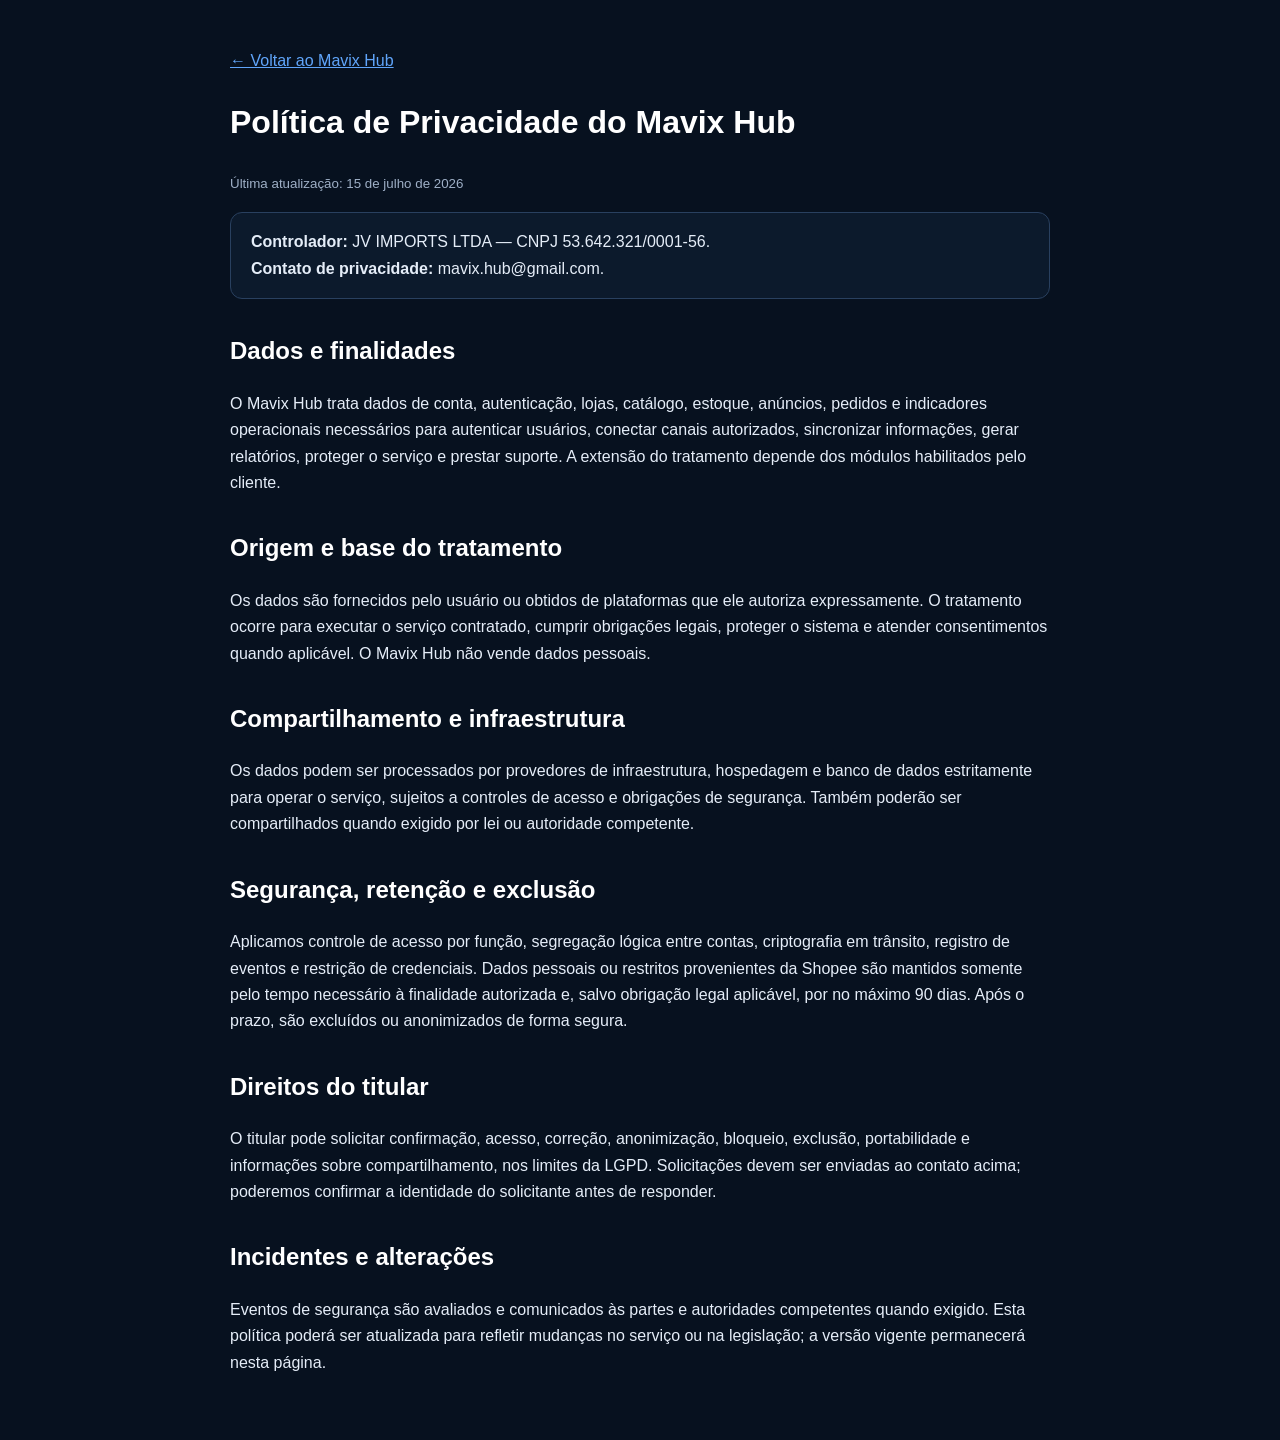
<file: privacidade.html>
<!DOCTYPE html>
<html lang="pt-BR">
<head>
  <meta charset="UTF-8">
  <meta name="viewport" content="width=device-width, initial-scale=1.0">
  <title>Política de Privacidade — Mavix Hub</title>
  <link rel="icon" href="assets/mavis-mark.png" type="image/png">
  <style>
    body{margin:0;background:#07111f;color:#e5edf8;font:16px/1.65 Arial,sans-serif}main{max-width:820px;margin:auto;padding:48px 24px}h1,h2{color:#fff}h2{margin-top:32px}a{color:#60a5fa}.box{padding:16px 20px;border:1px solid #29405f;border-radius:12px;background:#0c1a2c}small{color:#9fb0c7}
  </style>
</head>
<body><main>
  <a href="/">← Voltar ao Mavix Hub</a>
  <h1>Política de Privacidade do Mavix Hub</h1>
  <p><small>Última atualização: 15 de julho de 2026</small></p>
  <div class="box"><strong>Controlador:</strong> JV IMPORTS LTDA — CNPJ 53.642.321/0001-56.<br><strong>Contato de privacidade:</strong> mavix.hub@gmail.com.</div>
  <h2>Dados e finalidades</h2>
  <p>O Mavix Hub trata dados de conta, autenticação, lojas, catálogo, estoque, anúncios, pedidos e indicadores operacionais necessários para autenticar usuários, conectar canais autorizados, sincronizar informações, gerar relatórios, proteger o serviço e prestar suporte. A extensão do tratamento depende dos módulos habilitados pelo cliente.</p>
  <h2>Origem e base do tratamento</h2>
  <p>Os dados são fornecidos pelo usuário ou obtidos de plataformas que ele autoriza expressamente. O tratamento ocorre para executar o serviço contratado, cumprir obrigações legais, proteger o sistema e atender consentimentos quando aplicável. O Mavix Hub não vende dados pessoais.</p>
  <h2>Compartilhamento e infraestrutura</h2>
  <p>Os dados podem ser processados por provedores de infraestrutura, hospedagem e banco de dados estritamente para operar o serviço, sujeitos a controles de acesso e obrigações de segurança. Também poderão ser compartilhados quando exigido por lei ou autoridade competente.</p>
  <h2>Segurança, retenção e exclusão</h2>
  <p>Aplicamos controle de acesso por função, segregação lógica entre contas, criptografia em trânsito, registro de eventos e restrição de credenciais. Dados pessoais ou restritos provenientes da Shopee são mantidos somente pelo tempo necessário à finalidade autorizada e, salvo obrigação legal aplicável, por no máximo 90 dias. Após o prazo, são excluídos ou anonimizados de forma segura.</p>
  <h2>Direitos do titular</h2>
  <p>O titular pode solicitar confirmação, acesso, correção, anonimização, bloqueio, exclusão, portabilidade e informações sobre compartilhamento, nos limites da LGPD. Solicitações devem ser enviadas ao contato acima; poderemos confirmar a identidade do solicitante antes de responder.</p>
  <h2>Incidentes e alterações</h2>
  <p>Eventos de segurança são avaliados e comunicados às partes e autoridades competentes quando exigido. Esta política poderá ser atualizada para refletir mudanças no serviço ou na legislação; a versão vigente permanecerá nesta página.</p>
</main></body></html>
</file>
